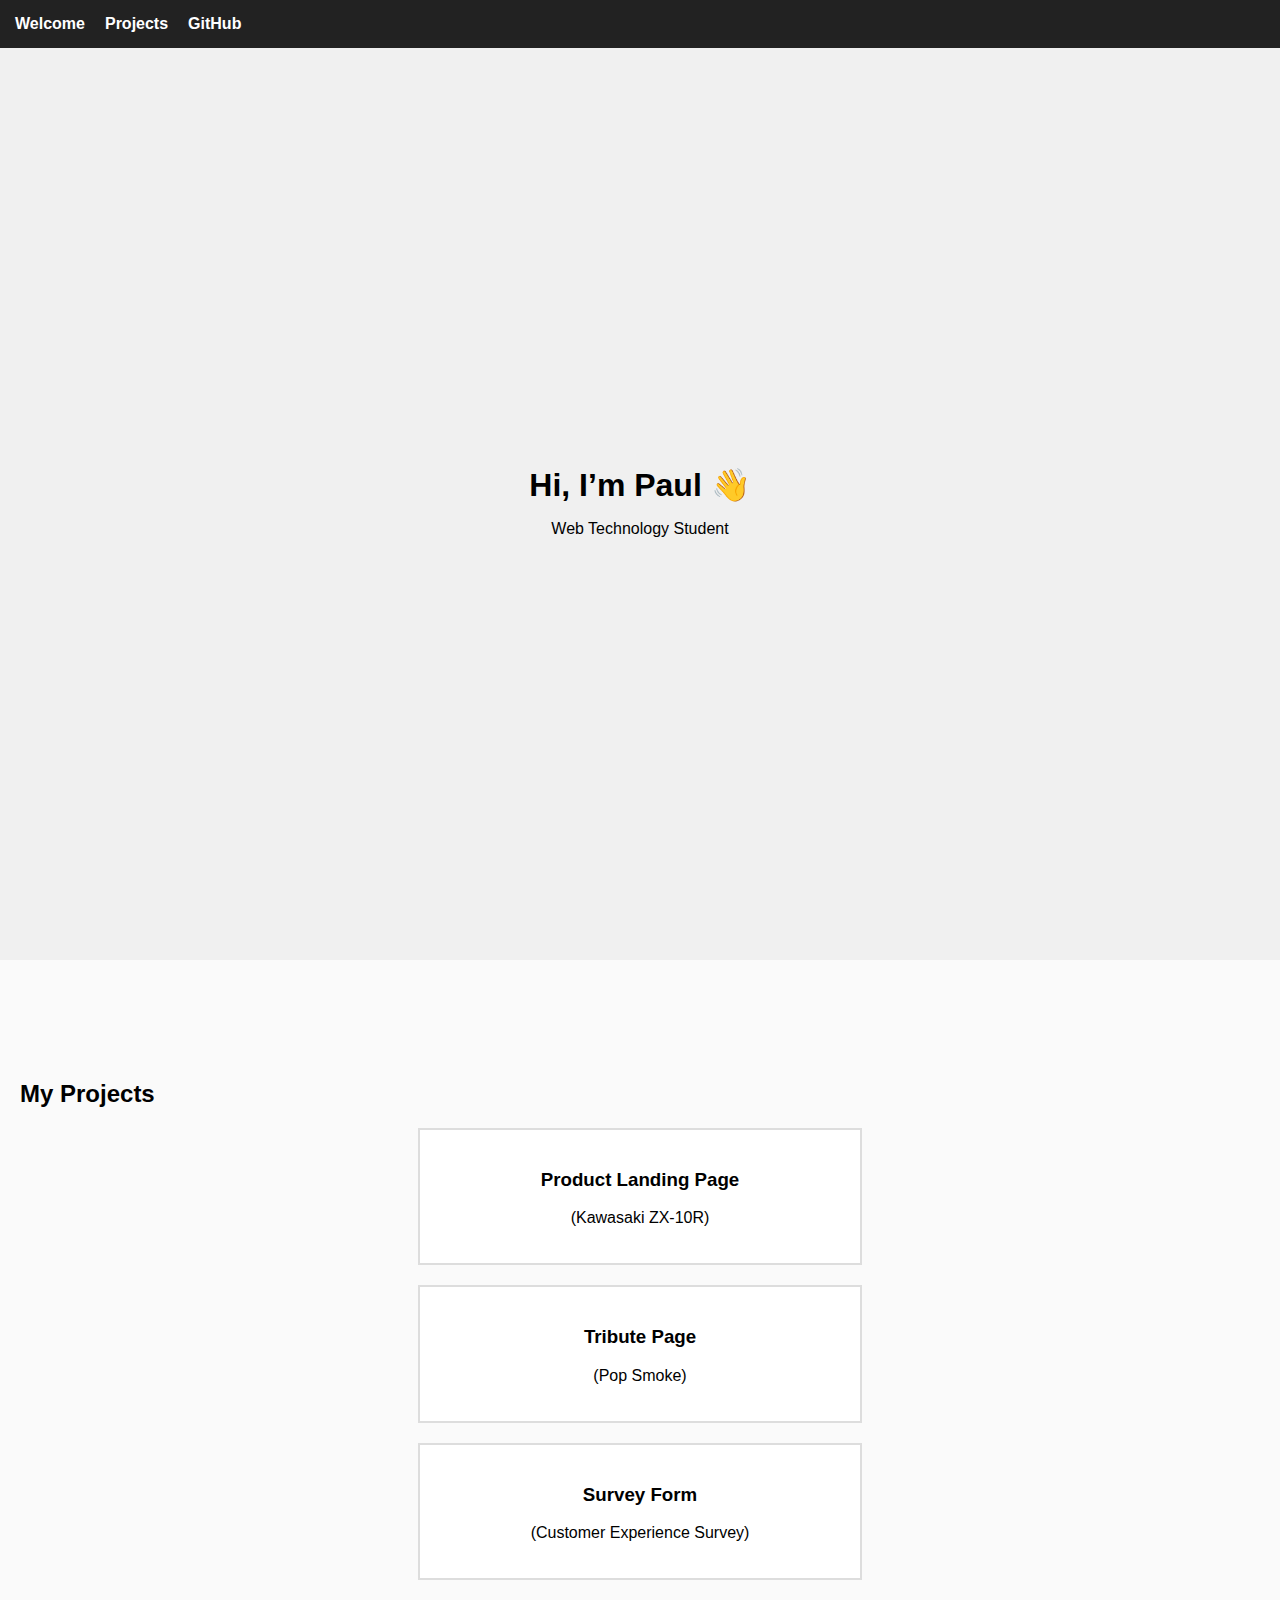
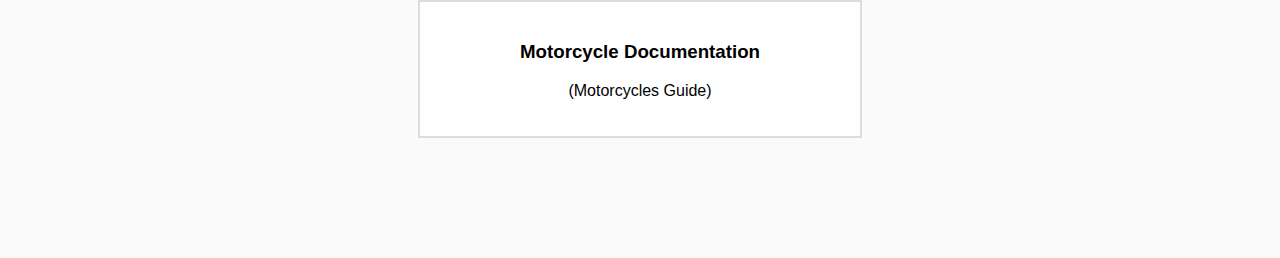
<file: Personal Portfolio Webpage.html>
<!DOCTYPE html>
<html lang="en">
<head>
  <meta charset="UTF-8" />
  <meta name="viewport" content="width=device-width, initial-scale=1.0" />
  <title>Paul | Portfolio</title>
  <link rel="stylesheet" href="Personal Portfolio Webpage.css" />
</head>

<body>

  
  <nav id="navbar">
    <a href="#welcome-section">Welcome</a>
    <a href="#projects">Projects</a>
    <a id="profile-link" href="https://github.com/paupau0625" target="_blank">GitHub</a>
  </nav>


  <section id="welcome-section">
    <h1>Hi, I’m Paul 👋</h1>
    <p>Web Technology Student</p>
  </section>

  
  <section id="projects">
    <h2>My Projects</h2>

    <div class="projects-container">

      <div class="project-tile project1">
        <a href="https://product-landing-page-iota-sand.vercel.app/" target="_blank">
          <h3>Product Landing Page</h3>
          <p>(Kawasaki ZX-10R)</p>
        </a>
      </div>

      <div class="project-tile project2">
        <a href="https://tribute-eta.vercel.app/" target="_blank">
          <h3>Tribute Page</h3>
          <p>(Pop Smoke)</p>
        </a>
      </div>

      <div class="project-tile project3">
        <a href="https://technical-documentation-beta.vercel.app/" target="_blank">
          <h3>Survey Form</h3>
          <p>(Customer Experience Survey)</p>
        </a>
      </div>

      <div class="project-tile project4">
        <a href="https://technical-document-beta.vercel.app/" target="_blank">
          <h3>Motorcycle Documentation</h3>
          <p>(Motorcycles Guide)</p>
        </a>
      </div>

    </div>
  </section>

</body>
</html>
</file>
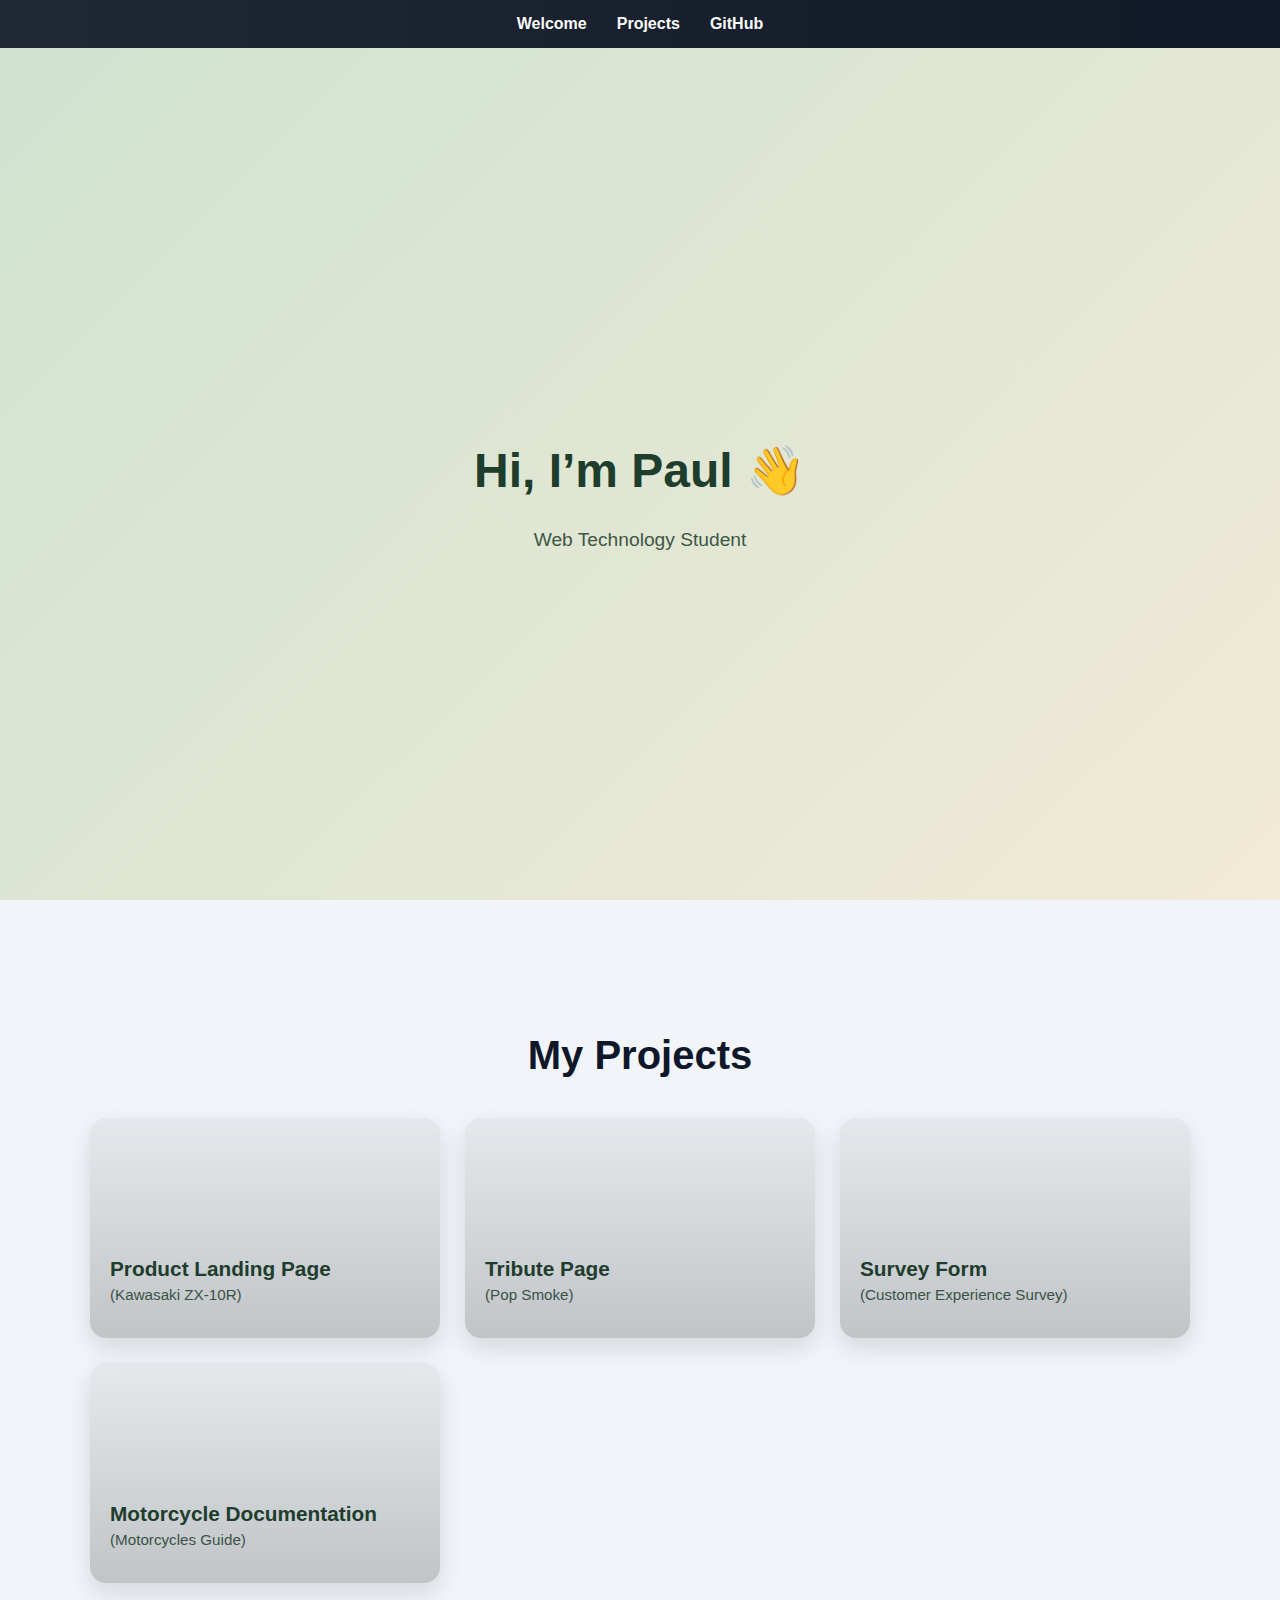
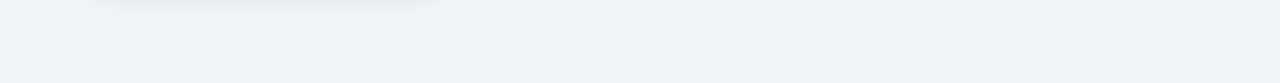
<file: personalwebpage.html>
<!DOCTYPE html>
<html lang="en">
<head>
  <meta charset="UTF-8" />
  <meta name="viewport" content="width=device-width, initial-scale=1.0" />
  <title>Paul | Portfolio</title>
  <link rel="stylesheet" href="personalwebpage.css" />
</head>

<body>

  
  <nav id="navbar">
    <a href="#welcome-section">Welcome</a>
    <a href="#projects">Projects</a>
    <a id="profile-link" href="https://github.com/paupau0625" target="_blank">GitHub</a>
  </nav>


  <section id="welcome-section">
    <h1>Hi, I’m Paul 👋</h1>
    <p>Web Technology Student</p>
  </section>

  
  <section id="projects">
    <h2>My Projects</h2>

    <div class="projects-container">

      <div class="project-tile project1">
        <a href="https://product-landing-page-iota-sand.vercel.app/" target="_blank">
          <h3>Product Landing Page</h3>
          <p>(Kawasaki ZX-10R)</p>
        </a>
      </div>

      <div class="project-tile project2">
        <a href="https://tribute-eta.vercel.app/" target="_blank">
          <h3>Tribute Page</h3>
          <p>(Pop Smoke)</p>
        </a>
      </div>

      <div class="project-tile project3">
        <a href="https://technical-documentation-beta.vercel.app/" target="_blank">
          <h3>Survey Form</h3>
          <p>(Customer Experience Survey)</p>
        </a>
      </div>

      <div class="project-tile project4">
        <a href="https://technical-document-beta.vercel.app/" target="_blank">
          <h3>Motorcycle Documentation</h3>
          <p>(Motorcycles Guide)</p>
        </a>
      </div>

    </div>
  </section>

</body>
</html>
</file>
<file: Personal Portfolio Webpage.css>
html, body {
    margin: 0;
    padding: 0;
    font-family: Arial, sans-serif;
  }
  
  /* NAVBAR */
  #navbar {
    position: fixed;
    top: 0;
    width: 100%;
    background: #222;
    padding: 15px;
    display: flex;
    gap: 20px;
    z-index: 1000;
  }
  
  #navbar a {
    color: white;
    text-decoration: none;
    font-weight: bold;
  }
  
  /* WELCOME SECTION */
  #welcome-section {
    height: 100vh; /* Required: equals viewport height */
    background: #f0f0f0;
    display: flex;
    flex-direction: column;
    justify-content: center;
    align-items: center;
    text-align: center;
    padding-top: 60px; /* space so navbar doesn't hide content */
  }
  
  #welcome-section h1 {
    margin: 0;
  }
  
  /* PROJECTS SECTION */
  #projects {
    padding: 100px 20px;
    background: #fafafa;
  }
  
  .project-tile {
    background: white;
    padding: 20px;
    border: 2px solid #ddd;
    margin: 20px auto;
    max-width: 400px;
    text-align: center;
  }
  
  .project-tile a {
    text-decoration: none;
    color: black;
  }
  
  /* MEDIA QUERY (required) */
  @media (max-width: 600px) {
    #navbar {
      flex-direction: column;
      align-items: center;
    }
  
    #welcome-section h1 {
      font-size: 1.8rem;
    }
  }
</file>
<file: personalwebpage.css>
* {
  box-sizing: border-box;
}

html, body {
  margin: 0;
  padding: 0;
  font-family: "Segoe UI", Arial, sans-serif;
  scroll-behavior: smooth;
  background-color: #f5f7fa;
  color: #333;
}

#navbar {
  position: fixed;
  top: 0;
  width: 100%;
  background: linear-gradient(90deg, #1f2933, #111827);
  padding: 15px 40px;
  display: flex;
  justify-content: center;
  gap: 30px;
  z-index: 1000;
}

#navbar a {
  color: #f9fafb;
  text-decoration: none;
  font-weight: 600;
  transition: color 0.3s ease;
}

#navbar a:hover {
  color: #38bdf8;
}


#welcome-section {
  height: 100vh;

  background: linear-gradient(135deg, #cfe3d0, #f1ead6);
  color: #1e3d2d; 
  display: flex;
  flex-direction: column;
  justify-content: center;
  align-items: center;
  text-align: center;
  padding-top: 80px;
}

#welcome-section h1 {
  font-size: 3rem;
  margin-bottom: 10px;
  color: #1e3d2d;
}

#welcome-section p {
  font-size: 1.2rem;
  opacity: 0.85;
  color: #1e3d2d;
}

#projects {
  padding: 100px 20px;
  background: #f1f5f9;
}

#projects h2 {
  text-align: center;
  font-size: 2.5rem;
  margin-bottom: 40px;
  color: #0f172a;
}

.projects-container {
  display: grid;
  grid-template-columns: repeat(auto-fit, minmax(260px, 1fr));
  gap: 25px;
  max-width: 1100px;
  margin: auto;
}

.project-tile {
  height: 220px;
  border-radius: 16px;
  overflow: hidden;
  position: relative;
  box-shadow: 0 10px 25px rgba(0,0,0,0.12);
  transition: transform 0.3s ease, box-shadow 0.3s ease;
}

.project-tile::before {
  content: "";
  position: absolute;
  inset: 0;
  background: linear-gradient(to top, rgba(0,0,0,0.2), rgba(0,0,0,0.05));
}

.project-tile:hover {
  transform: translateY(-8px);
  box-shadow: 0 18px 35px rgba(0,0,0,0.2);
}

.project-tile a {
  position: absolute;
  inset: 0;
  color: #1e3d2d;
  text-decoration: none;
  display: flex;
  flex-direction: column;
  justify-content: flex-end;
  padding: 20px;
  z-index: 2;
}

.project-tile h3 {
  margin: 0;
  font-size: 1.3rem;
}

.project-tile p {
  margin-top: 5px;
  font-size: 0.95rem;
  opacity: 0.85;
}
</file>
